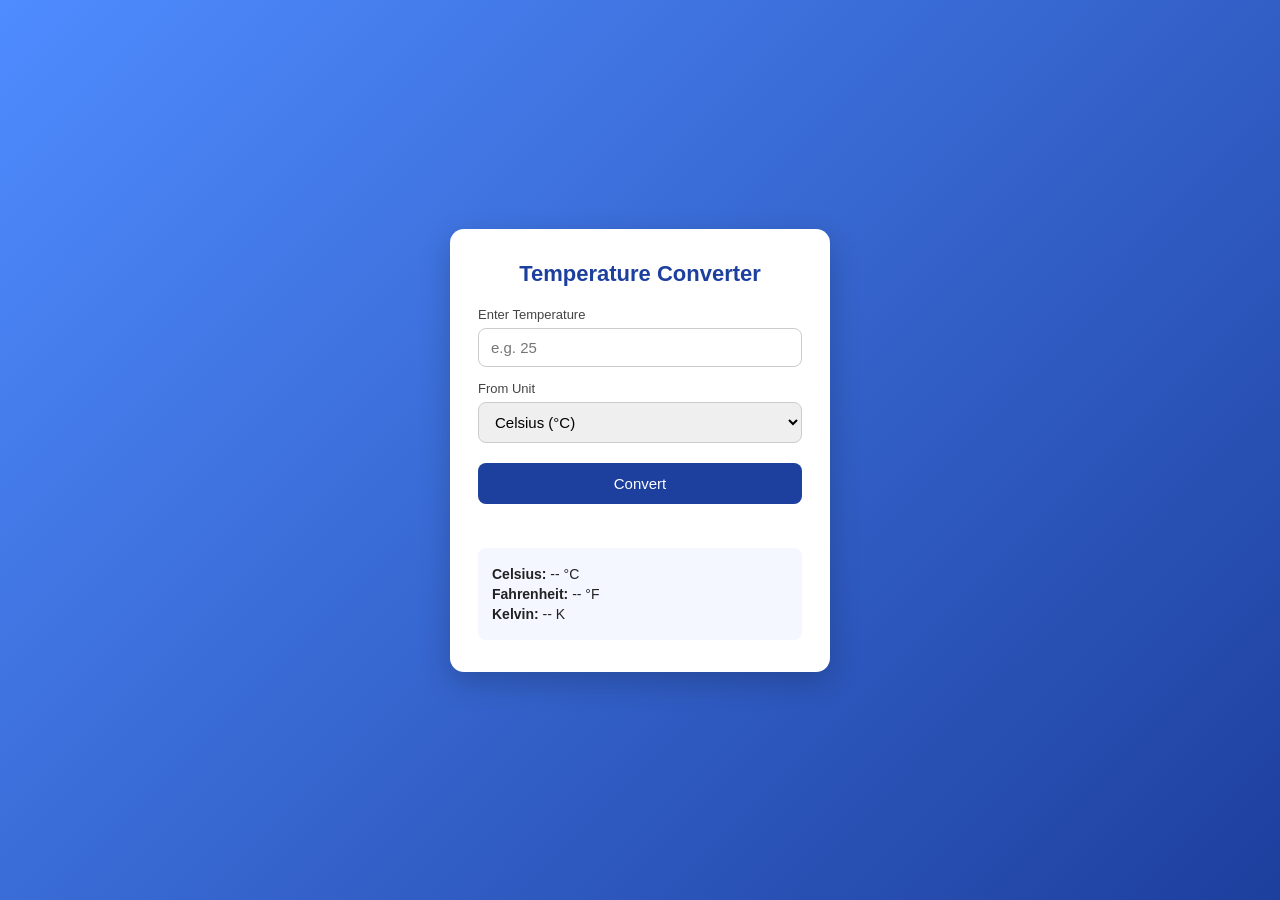
<file: index.html>
<!DOCTYPE html>
<html lang="en">
<head>
<meta charset="UTF-8">
<meta name="viewport" content="width=device-width, initial-scale=1.0">
<title>Temperature Converter</title>
<link rel="stylesheet" href="style.css">
</head>
<body>
  <div class="converter-card">
    <h1>Temperature Converter</h1>

    <label for="tempInput">Enter Temperature</label>
    <input type="text" id="tempInput" placeholder="e.g. 25">

    <label for="unitSelect">From Unit</label>
    <select id="unitSelect">
      <option value="C">Celsius (°C)</option>
      <option value="F">Fahrenheit (°F)</option>
      <option value="K">Kelvin (K)</option>
    </select>

    <button id="convertBtn">Convert</button>

    <p id="errorMsg" class="error"></p>

    <div id="resultBox" class="result-box">
      <p><strong>Celsius:</strong> <span id="resC">--</span> °C</p>
      <p><strong>Fahrenheit:</strong> <span id="resF">--</span> °F</p>
      <p><strong>Kelvin:</strong> <span id="resK">--</span> K</p>
    </div>
  </div>

  <script src="script.js"></script>
</body>
</html>
</file>
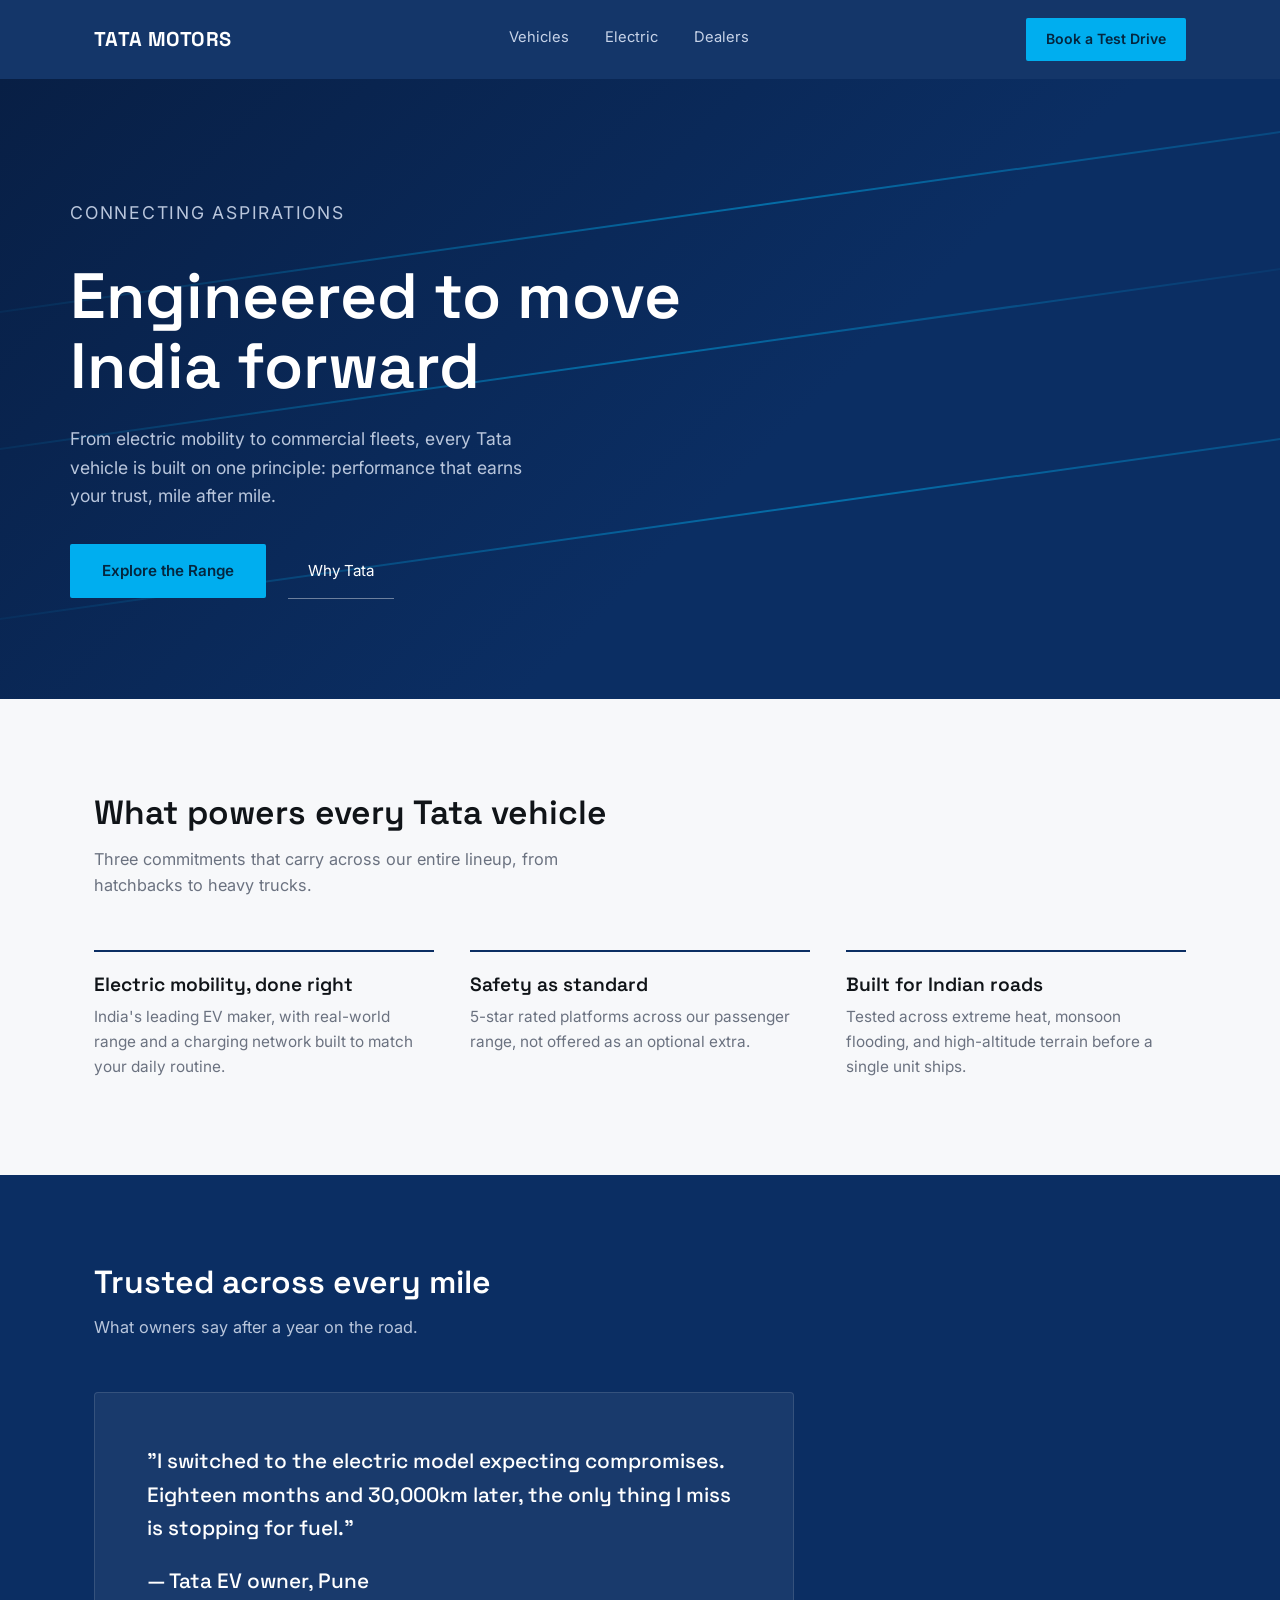
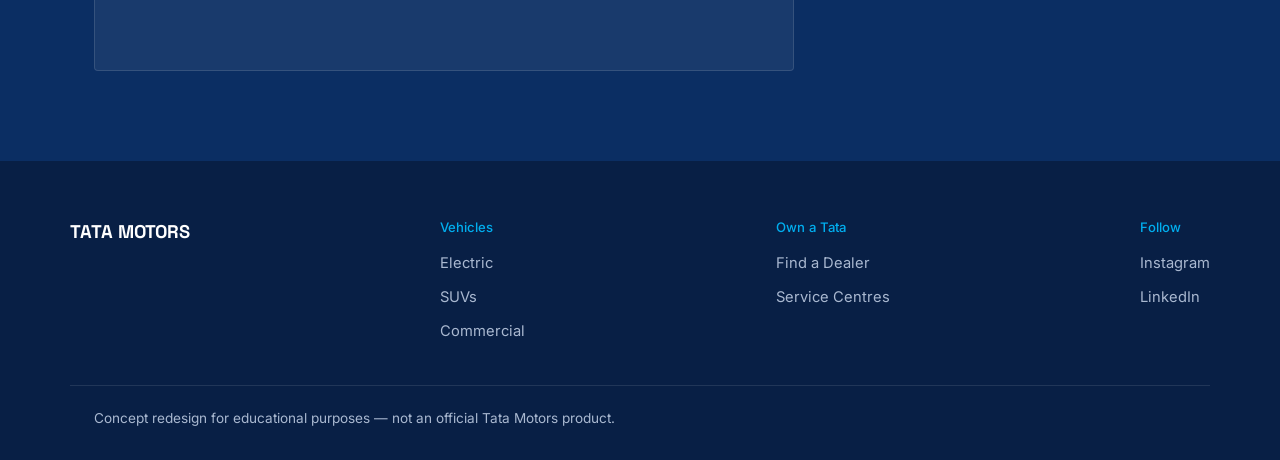
<file: WebDev-L1-LandingPage/index.html>
<!DOCTYPE html>
<html lang="en">
<head>
<meta charset="UTF-8">
<meta name="viewport" content="width=device-width, initial-scale=1, viewport-fit=cover">
<title>Tata Motors — Engineered to Move</title>
<link rel="preconnect" href="https://fonts.googleapis.com">
<link href="https://fonts.googleapis.com/css2?family=Space+Grotesk:wght@500;600;700&family=Inter:wght@400;500;600&display=swap" rel="stylesheet">
<style>
  :root{
    --navy:#0B2E63;
    --navy-deep:#081F45;
    --electric:#00AEEF;
    --bg:#F7F8FA;
    --ink:#101418;
    --muted:#6B7280;
    --line:#E2E5EA;
    box-sizing:border-box;
  }
  *{box-sizing:inherit;margin:0;padding:0;}
  html{scroll-behavior:smooth;}
  body{background:var(--bg); color:var(--ink); font-family:'Inter',sans-serif; line-height:1.6; overflow-x:hidden;}
  a{color:inherit; text-decoration:none;}
  .wrap{max-width:1140px; margin:0 auto; padding:0 24px;}
  h1,h2,h3{font-family:'Space Grotesk',sans-serif; font-weight:600; line-height:1.1;}

  /* NAV */
  header{position:sticky; top:0; z-index:50; background:rgba(11,46,99,0.96); backdrop-filter:blur(6px);}
  nav{display:flex; align-items:center; justify-content:space-between; padding:18px 24px; max-width:1140px; margin:0 auto;}
  .brand{font-family:'Space Grotesk',sans-serif; font-weight:700; font-size:1.25rem; color:#fff; letter-spacing:0.02em;}
  .nav-links{display:flex; gap:32px; font-size:0.92rem; color:#C7D3E8;}
  .nav-links a{padding:4px 2px; border-bottom:2px solid transparent; transition:border-color .2s, color .2s;}
  .nav-links a:hover, .nav-links a:focus-visible{border-color:var(--electric); color:#fff; outline:none;}
  .nav-cta{background:var(--electric); color:#04263F; padding:10px 20px; border-radius:2px; font-size:0.88rem; font-weight:600;}
  .menu-toggle{display:none; background:none; border:none; color:#fff; font-size:1.4rem; cursor:pointer;}

  /* HERO */
  .hero{
    position:relative; background:linear-gradient(135deg, var(--navy-deep), var(--navy) 60%);
    padding:120px 24px 100px; overflow:hidden;
  }
  .streaks{position:absolute; inset:0; opacity:0.5; pointer-events:none;}
  .streaks span{
    position:absolute; height:2px; background:linear-gradient(90deg, transparent, var(--electric), transparent);
    transform:rotate(-8deg);
  }
  .hero-inner{position:relative; z-index:2; max-width:1140px; margin:0 auto;}
  .eyebrow{color:var(--electric); font-size:0.85rem; letter-spacing:0.1em; text-transform:uppercase; margin-bottom:20px;}
  .hero h1{color:#fff; font-size:clamp(2.4rem,6vw,4rem); max-width:720px; margin-bottom:24px;}
  .hero p{color:#B9C6DC; font-size:1.1rem; max-width:460px; margin-bottom:34px;}
  .btn-primary{
    display:inline-block; background:var(--electric); color:#04263F;
    padding:15px 32px; border-radius:2px; font-weight:600; font-size:0.95rem;
    transition:transform .15s ease;
  }
  .btn-primary:hover{transform:translateY(-2px);}
  .btn-secondary{
    display:inline-block; color:#fff; padding:15px 20px; font-size:0.95rem;
    border-bottom:1px solid rgba(255,255,255,0.4); margin-left:18px;
  }

  /* FEATURES */
  .features{padding:96px 24px;}
  .features h2{font-size:2.1rem; margin-bottom:14px;}
  .section-sub{color:var(--muted); max-width:520px; margin-bottom:52px; font-size:1.02rem;}
  .feature-grid{display:grid; grid-template-columns:repeat(3,1fr); gap:36px;}
  .feature-card{padding-top:22px; border-top:2px solid var(--navy);}
  .feature-card h3{font-size:1.2rem; margin-bottom:10px; font-weight:600;}
  .feature-card p{color:var(--muted); font-size:0.96rem;}

  /* TESTIMONIALS */
  .testimonials{background:var(--navy); padding:90px 24px;}
  .testimonials h2{color:#fff; font-size:2rem; margin-bottom:14px;}
  .testimonials .section-sub{color:#B9C6DC;}
  .quote-block{background:rgba(255,255,255,0.06); border:1px solid rgba(255,255,255,0.12); border-radius:4px; padding:52px; max-width:700px;}
  .quote-block p{font-family:'Space Grotesk',sans-serif; font-weight:500; font-size:1.3rem; color:#fff; margin-bottom:20px;}
  .quote-who{color:var(--electric); font-size:0.9rem;}

  /* FOOTER */
  footer{background:var(--navy-deep); color:#A9B8D0; padding:56px 24px 30px;}
  .footer-top{display:flex; justify-content:space-between; flex-wrap:wrap; gap:32px; max-width:1140px; margin:0 auto 32px;}
  .footer-brand{font-family:'Space Grotesk',sans-serif; font-weight:700; color:#fff; font-size:1.15rem;}
  .footer-col a{display:block; color:#A9B8D0; font-size:0.92rem; margin-bottom:10px;}
  .footer-col a:hover{color:#fff;}
  .footer-col h4{font-size:0.82rem; color:var(--electric); margin-bottom:14px; font-weight:500;}
  .footer-bottom{max-width:1140px; margin:0 auto; padding-top:22px; border-top:1px solid rgba(255,255,255,0.1); font-size:0.85rem;}

  @media (max-width:800px){
    .feature-grid{grid-template-columns:1fr;}
    .btn-secondary{display:block; margin:16px 0 0;}
    .nav-links{
      position:fixed; top:60px; left:0; right:0; background:var(--navy-deep);
      flex-direction:column; padding:20px 24px; gap:18px; display:none;
    }
    .nav-links.open{display:flex;}
    .menu-toggle{display:block;}
    .nav-cta{display:none;}
    .quote-block{padding:32px;}
    .quote-block p{font-size:1.1rem;}
  }
</style>
</head>
<body>

<header>
  <nav>
    <div class="brand">TATA MOTORS</div>
    <div class="nav-links" id="navLinks">
      <a href="#features">Vehicles</a>
      <a href="#testimonials">Electric</a>
      <a href="#footer">Dealers</a>
    </div>
    <a href="#hero" class="nav-cta">Book a Test Drive</a>
    <button class="menu-toggle" id="menuToggle" aria-label="Toggle navigation">&#9776;</button>
  </nav>
</header>

<section class="hero" id="hero">
  <div class="streaks">
    <span style="top:20%; left:-10%; width:140%;"></span>
    <span style="top:45%; left:-10%; width:120%;"></span>
    <span style="top:68%; left:-10%; width:150%;"></span>
  </div>
  <div class="hero-inner">
    <p class="eyebrow">Connecting Aspirations</p>
    <h1>Engineered to move India forward</h1>
    <p>From electric mobility to commercial fleets, every Tata vehicle is built on one principle: performance that earns your trust, mile after mile.</p>
    <a href="#features" class="btn-primary">Explore the Range</a>
    <a href="#testimonials" class="btn-secondary">Why Tata</a>
  </div>
</section>

<section class="features" id="features">
  <div class="wrap">
    <h2>What powers every Tata vehicle</h2>
    <p class="section-sub">Three commitments that carry across our entire lineup, from hatchbacks to heavy trucks.</p>
    <div class="feature-grid">
      <div class="feature-card">
        <h3>Electric mobility, done right</h3>
        <p>India's leading EV maker, with real-world range and a charging network built to match your daily routine.</p>
      </div>
      <div class="feature-card">
        <h3>Safety as standard</h3>
        <p>5-star rated platforms across our passenger range, not offered as an optional extra.</p>
      </div>
      <div class="feature-card">
        <h3>Built for Indian roads</h3>
        <p>Tested across extreme heat, monsoon flooding, and high-altitude terrain before a single unit ships.</p>
      </div>
    </div>
  </div>
</section>

<section class="testimonials" id="testimonials">
  <div class="wrap">
    <h2>Trusted across every mile</h2>
    <p class="section-sub">What owners say after a year on the road.</p>
    <div class="quote-block">
      <p>"I switched to the electric model expecting compromises. Eighteen months and 30,000km later, the only thing I miss is stopping for fuel."</p>
      <p class="quote-who">— Tata EV owner, Pune</p>
    </div>
  </div>
</section>

<footer id="footer">
  <div class="footer-top">
    <div class="footer-brand">TATA MOTORS</div>
    <div class="footer-col">
      <h4>Vehicles</h4>
      <a href="#features">Electric</a>
      <a href="#features">SUVs</a>
      <a href="#features">Commercial</a>
    </div>
    <div class="footer-col">
      <h4>Own a Tata</h4>
      <a href="#footer">Find a Dealer</a>
      <a href="#footer">Service Centres</a>
    </div>
    <div class="footer-col">
      <h4>Follow</h4>
      <a href="#footer">Instagram</a>
      <a href="#footer">LinkedIn</a>
    </div>
  </div>
  <div class="footer-bottom wrap">
    Concept redesign for educational purposes — not an official Tata Motors product.
  </div>
</footer>

<script>
  const toggle = document.getElementById('menuToggle');
  const links = document.getElementById('navLinks');
  toggle.addEventListener('click', () => links.classList.toggle('open'));
</script>
</body>
</html>
</file>
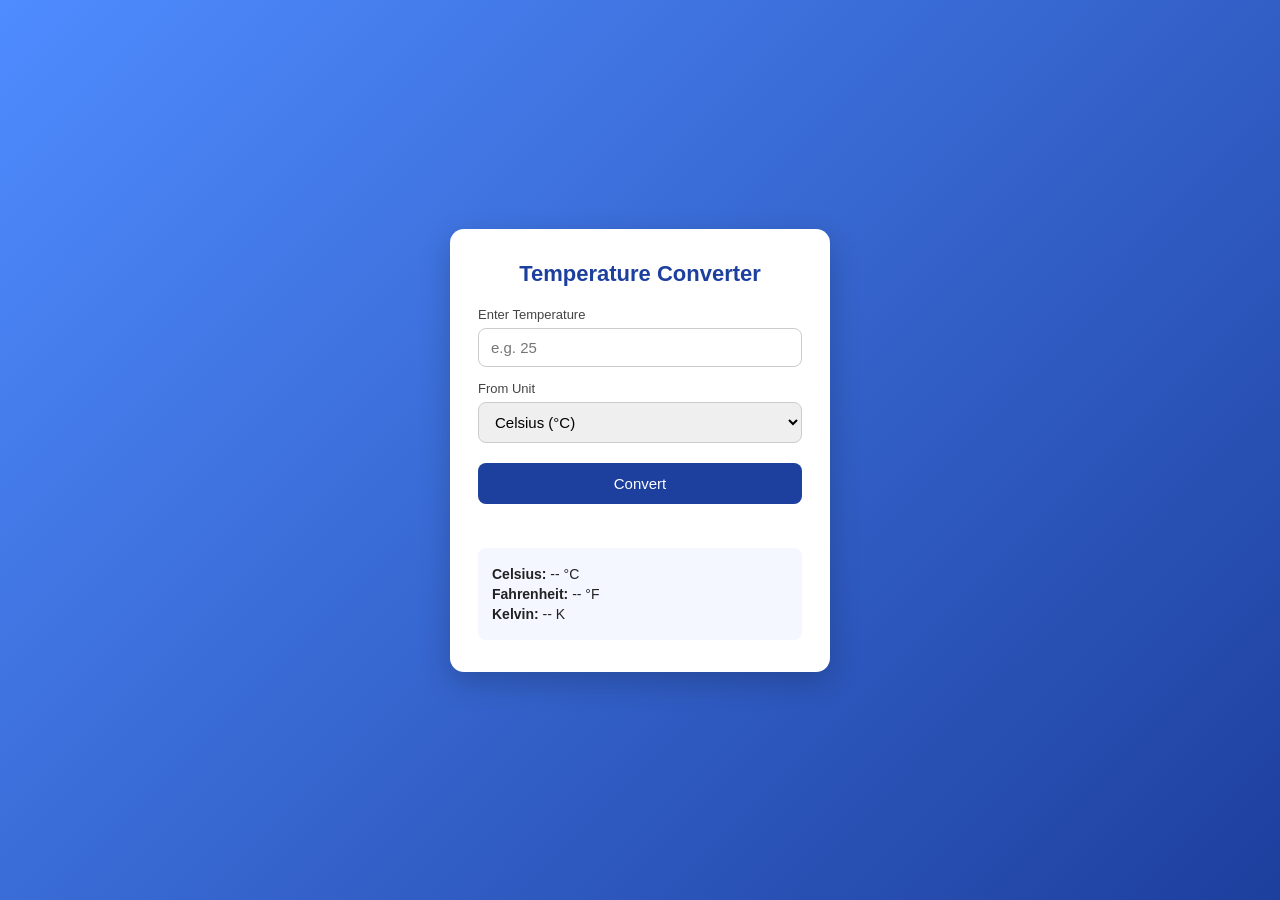
<file: WebDev-L1-TemperatureConverter/index.html>
<!DOCTYPE html>
<html lang="en">
<head>
<meta charset="UTF-8">
<meta name="viewport" content="width=device-width, initial-scale=1.0">
<title>Temperature Converter</title>
<link rel="stylesheet" href="style.css">
</head>
<body>
  <div class="converter-card">
    <h1>Temperature Converter</h1>

    <label for="tempInput">Enter Temperature</label>
    <input type="text" id="tempInput" placeholder="e.g. 25">

    <label for="unitSelect">From Unit</label>
    <select id="unitSelect">
      <option value="C">Celsius (°C)</option>
      <option value="F">Fahrenheit (°F)</option>
      <option value="K">Kelvin (K)</option>
    </select>

    <button id="convertBtn">Convert</button>

    <p id="errorMsg" class="error"></p>

    <div id="resultBox" class="result-box">
      <p><strong>Celsius:</strong> <span id="resC">--</span> °C</p>
      <p><strong>Fahrenheit:</strong> <span id="resF">--</span> °F</p>
      <p><strong>Kelvin:</strong> <span id="resK">--</span> K</p>
    </div>
  </div>

  <script src="script.js"></script>
</body>
</html>
</file>
<file: style.css>
* {
  box-sizing: border-box;
  margin: 0;
  padding: 0;
  font-family: 'Segoe UI', Arial, sans-serif;
}

body {
  min-height: 100vh;
  display: flex;
  align-items: center;
  justify-content: center;
  background: linear-gradient(135deg, #4f8cff, #1d3f9e);
  padding: 20px;
}

.converter-card {
  background: #fff;
  width: 100%;
  max-width: 380px;
  padding: 32px 28px;
  border-radius: 14px;
  box-shadow: 0 10px 30px rgba(0,0,0,0.2);
  text-align: center;
}

h1 {
  font-size: 22px;
  margin-bottom: 20px;
  color: #1d3f9e;
}

label {
  display: block;
  text-align: left;
  font-size: 13px;
  color: #444;
  margin: 14px 0 6px;
}

input, select {
  width: 100%;
  padding: 10px 12px;
  border: 1px solid #ccc;
  border-radius: 8px;
  font-size: 15px;
}

input:focus, select:focus {
  outline: none;
  border-color: #4f8cff;
}

button {
  width: 100%;
  margin-top: 20px;
  padding: 12px;
  background: #1d3f9e;
  color: #fff;
  border: none;
  border-radius: 8px;
  font-size: 15px;
  cursor: pointer;
  transition: background 0.2s;
}

button:hover {
  background: #163278;
}

.error {
  color: #d9363e;
  font-size: 13px;
  margin-top: 10px;
  min-height: 16px;
}

.result-box {
  margin-top: 18px;
  background: #f4f7ff;
  border-radius: 8px;
  padding: 14px;
  text-align: left;
  font-size: 14px;
  color: #222;
}

.result-box p {
  margin: 4px 0;
}
</file>
<file: WebDev-L1-TemperatureConverter/style.css>
* {
  box-sizing: border-box;
  margin: 0;
  padding: 0;
  font-family: 'Segoe UI', Arial, sans-serif;
}

body {
  min-height: 100vh;
  display: flex;
  align-items: center;
  justify-content: center;
  background: linear-gradient(135deg, #4f8cff, #1d3f9e);
  padding: 20px;
}

.converter-card {
  background: #fff;
  width: 100%;
  max-width: 380px;
  padding: 32px 28px;
  border-radius: 14px;
  box-shadow: 0 10px 30px rgba(0,0,0,0.2);
  text-align: center;
}

h1 {
  font-size: 22px;
  margin-bottom: 20px;
  color: #1d3f9e;
}

label {
  display: block;
  text-align: left;
  font-size: 13px;
  color: #444;
  margin: 14px 0 6px;
}

input, select {
  width: 100%;
  padding: 10px 12px;
  border: 1px solid #ccc;
  border-radius: 8px;
  font-size: 15px;
}

input:focus, select:focus {
  outline: none;
  border-color: #4f8cff;
}

button {
  width: 100%;
  margin-top: 20px;
  padding: 12px;
  background: #1d3f9e;
  color: #fff;
  border: none;
  border-radius: 8px;
  font-size: 15px;
  cursor: pointer;
  transition: background 0.2s;
}

button:hover {
  background: #163278;
}

.error {
  color: #d9363e;
  font-size: 13px;
  margin-top: 10px;
  min-height: 16px;
}

.result-box {
  margin-top: 18px;
  background: #f4f7ff;
  border-radius: 8px;
  padding: 14px;
  text-align: left;
  font-size: 14px;
  color: #222;
}

.result-box p {
  margin: 4px 0;
}
</file>
